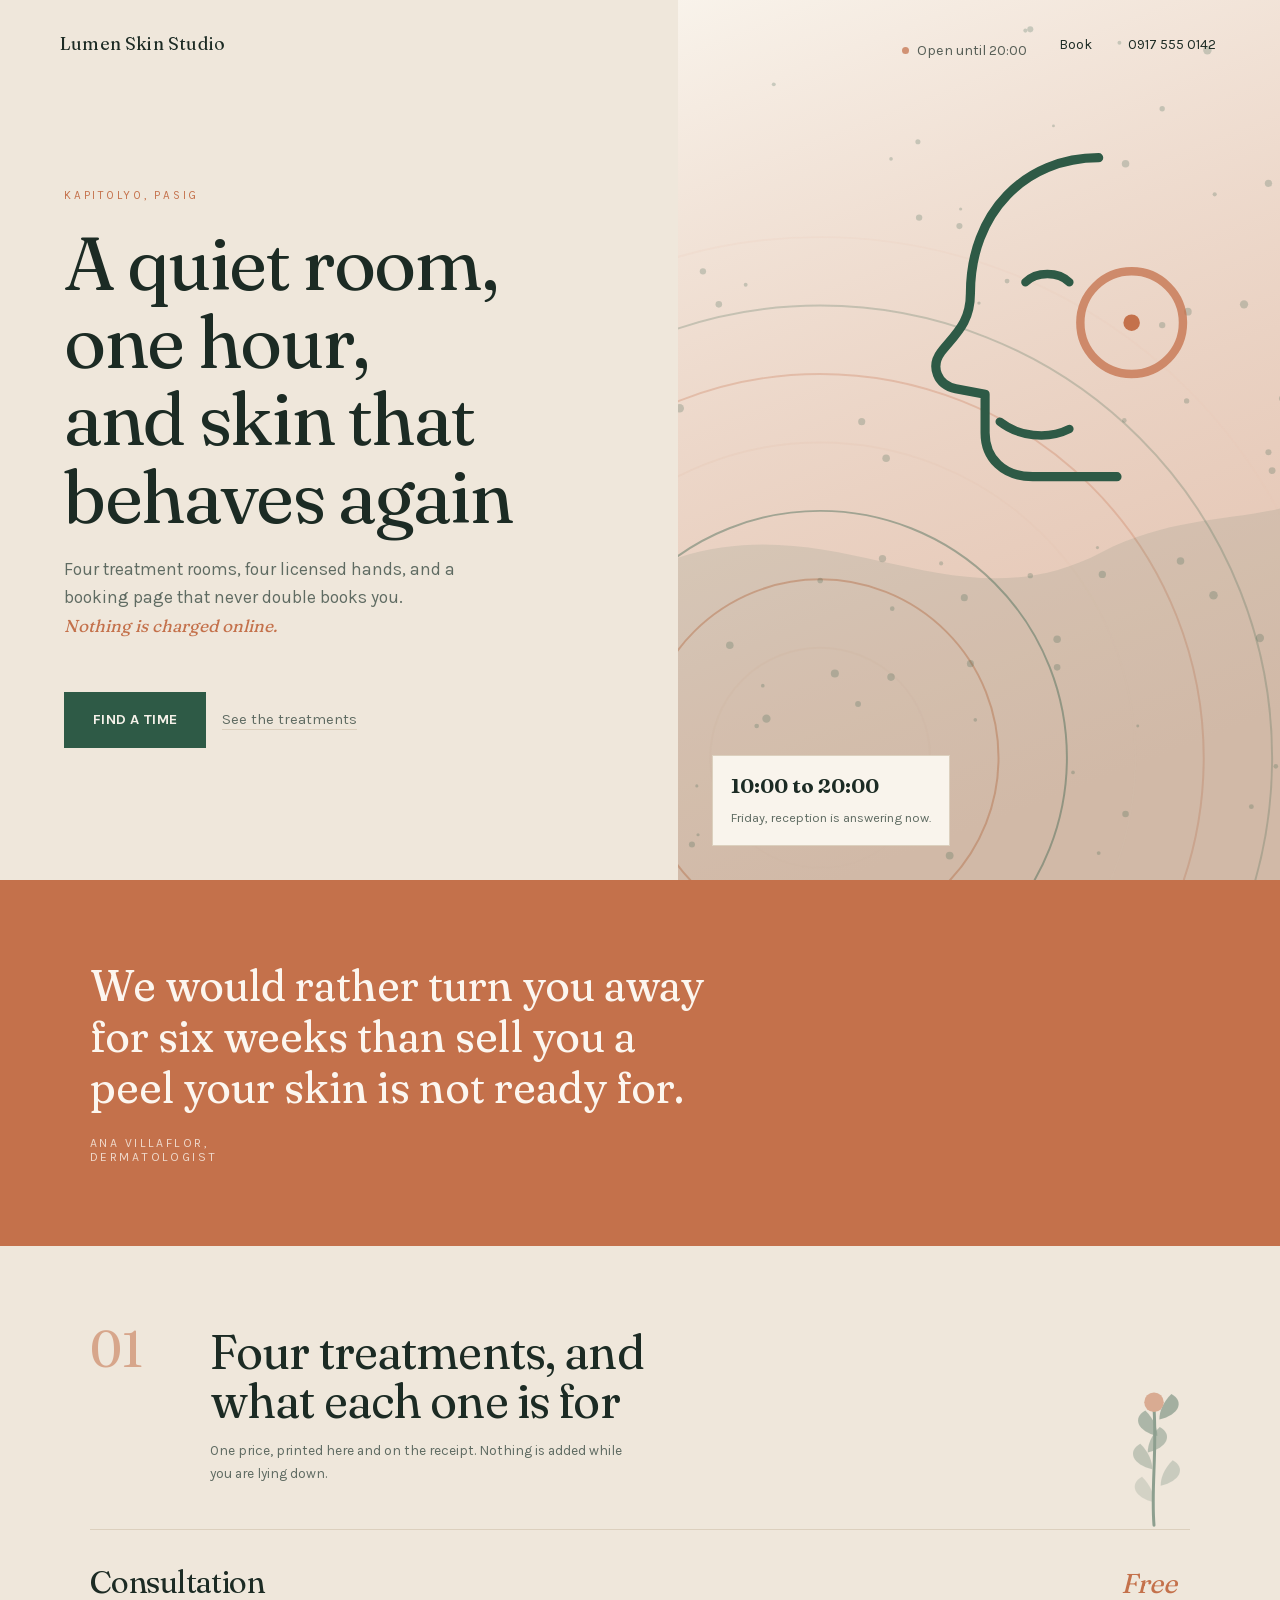
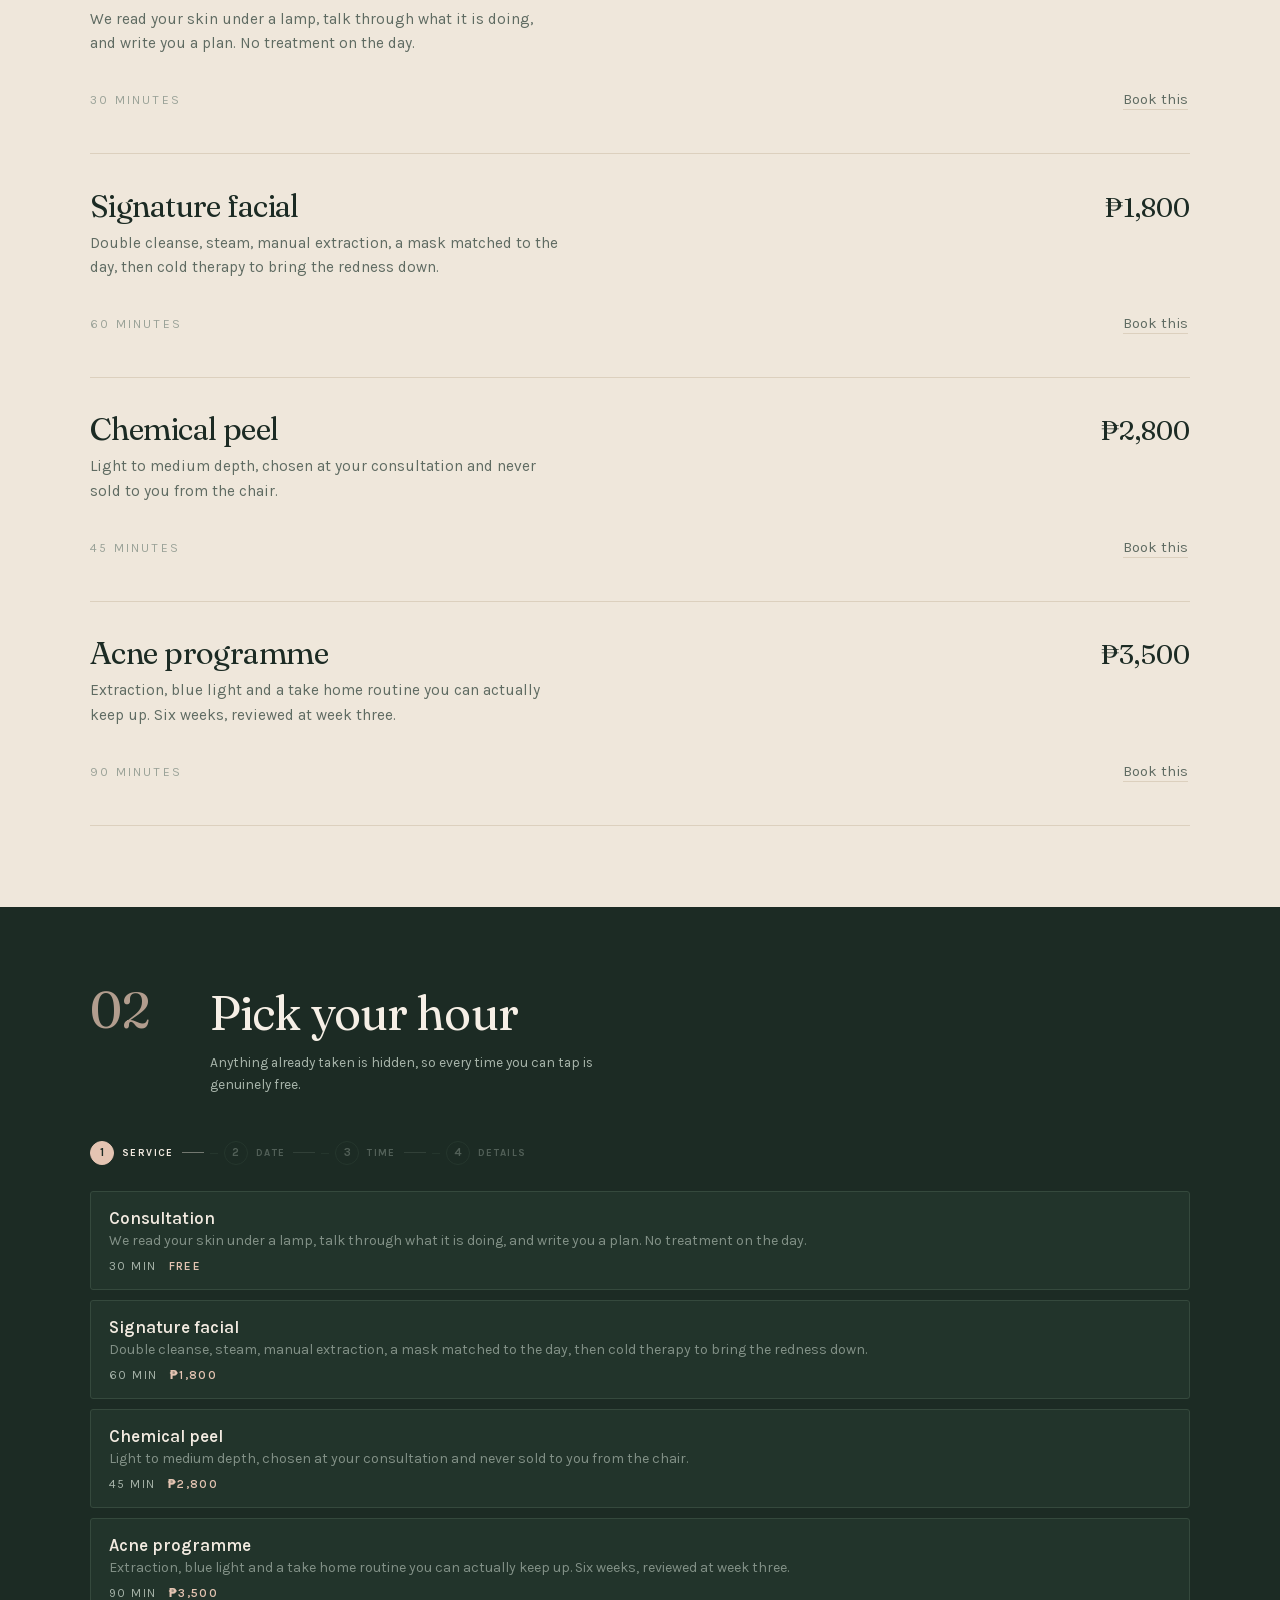
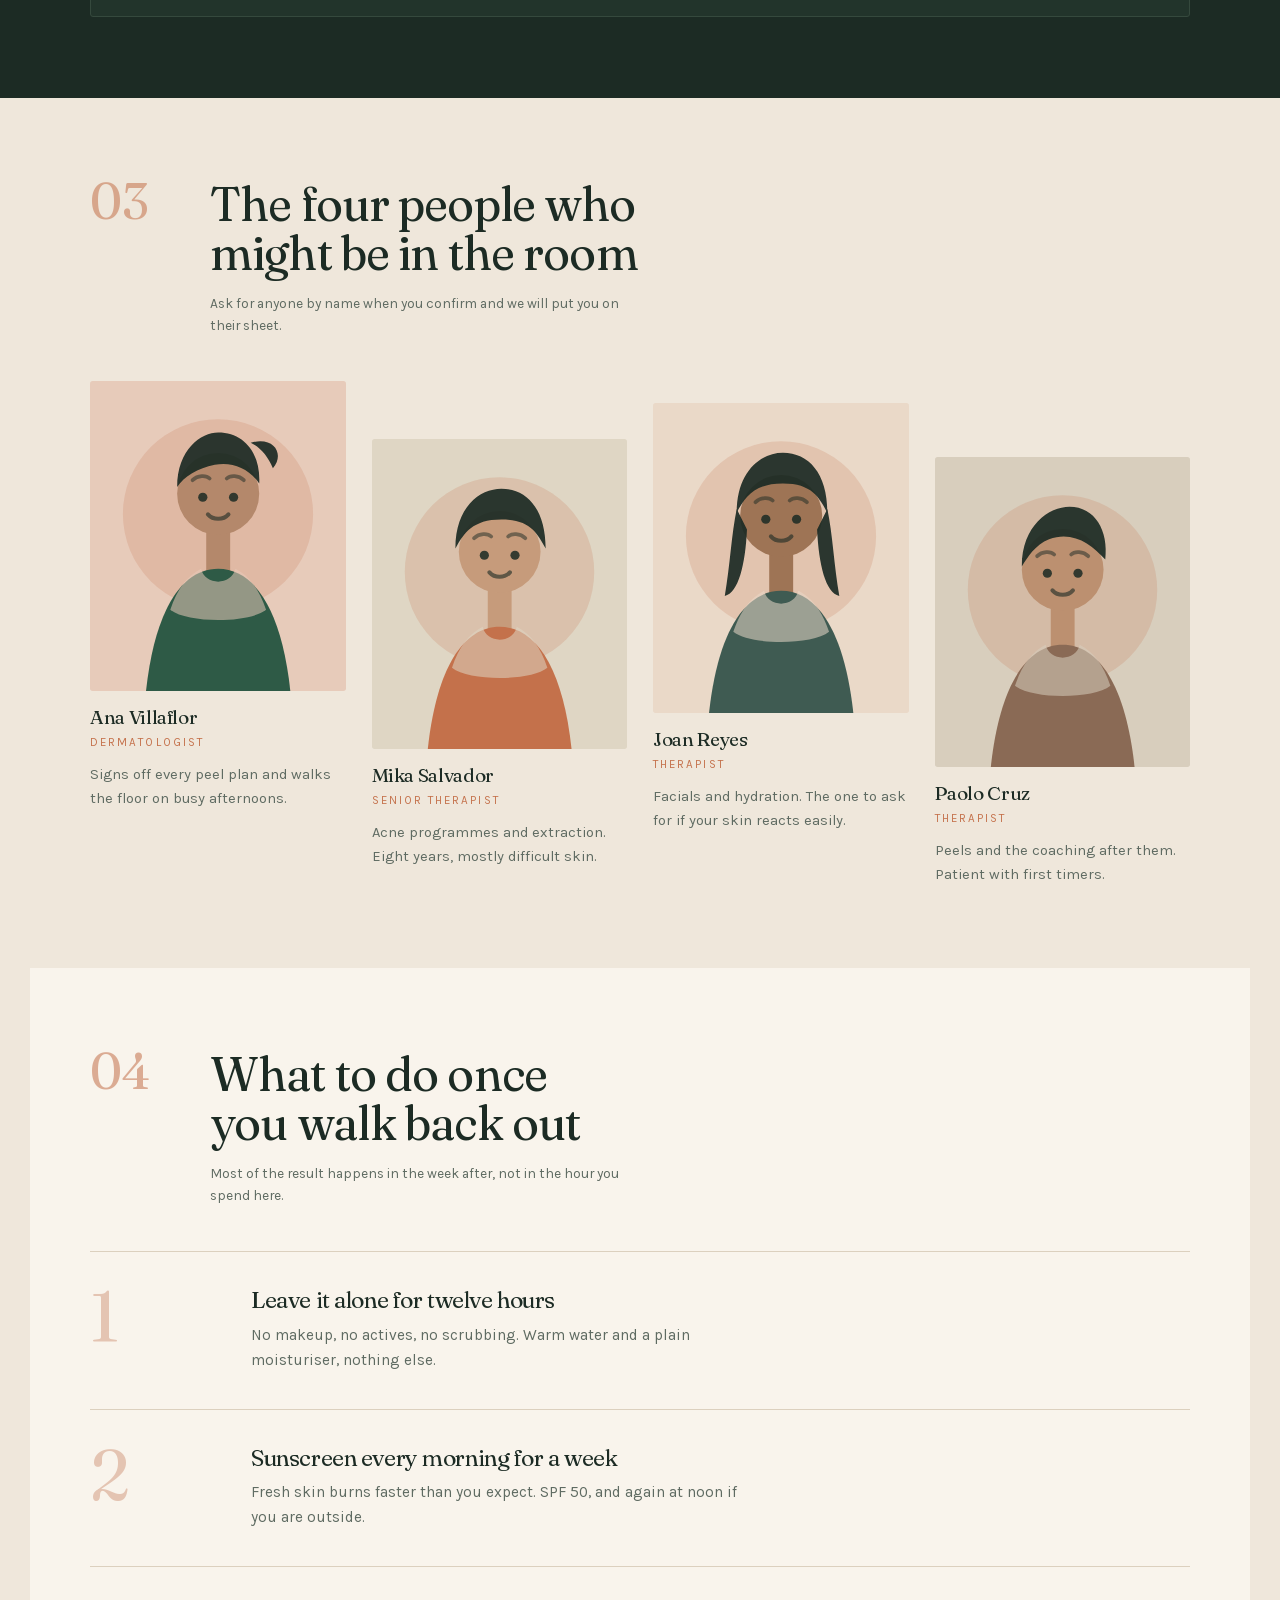
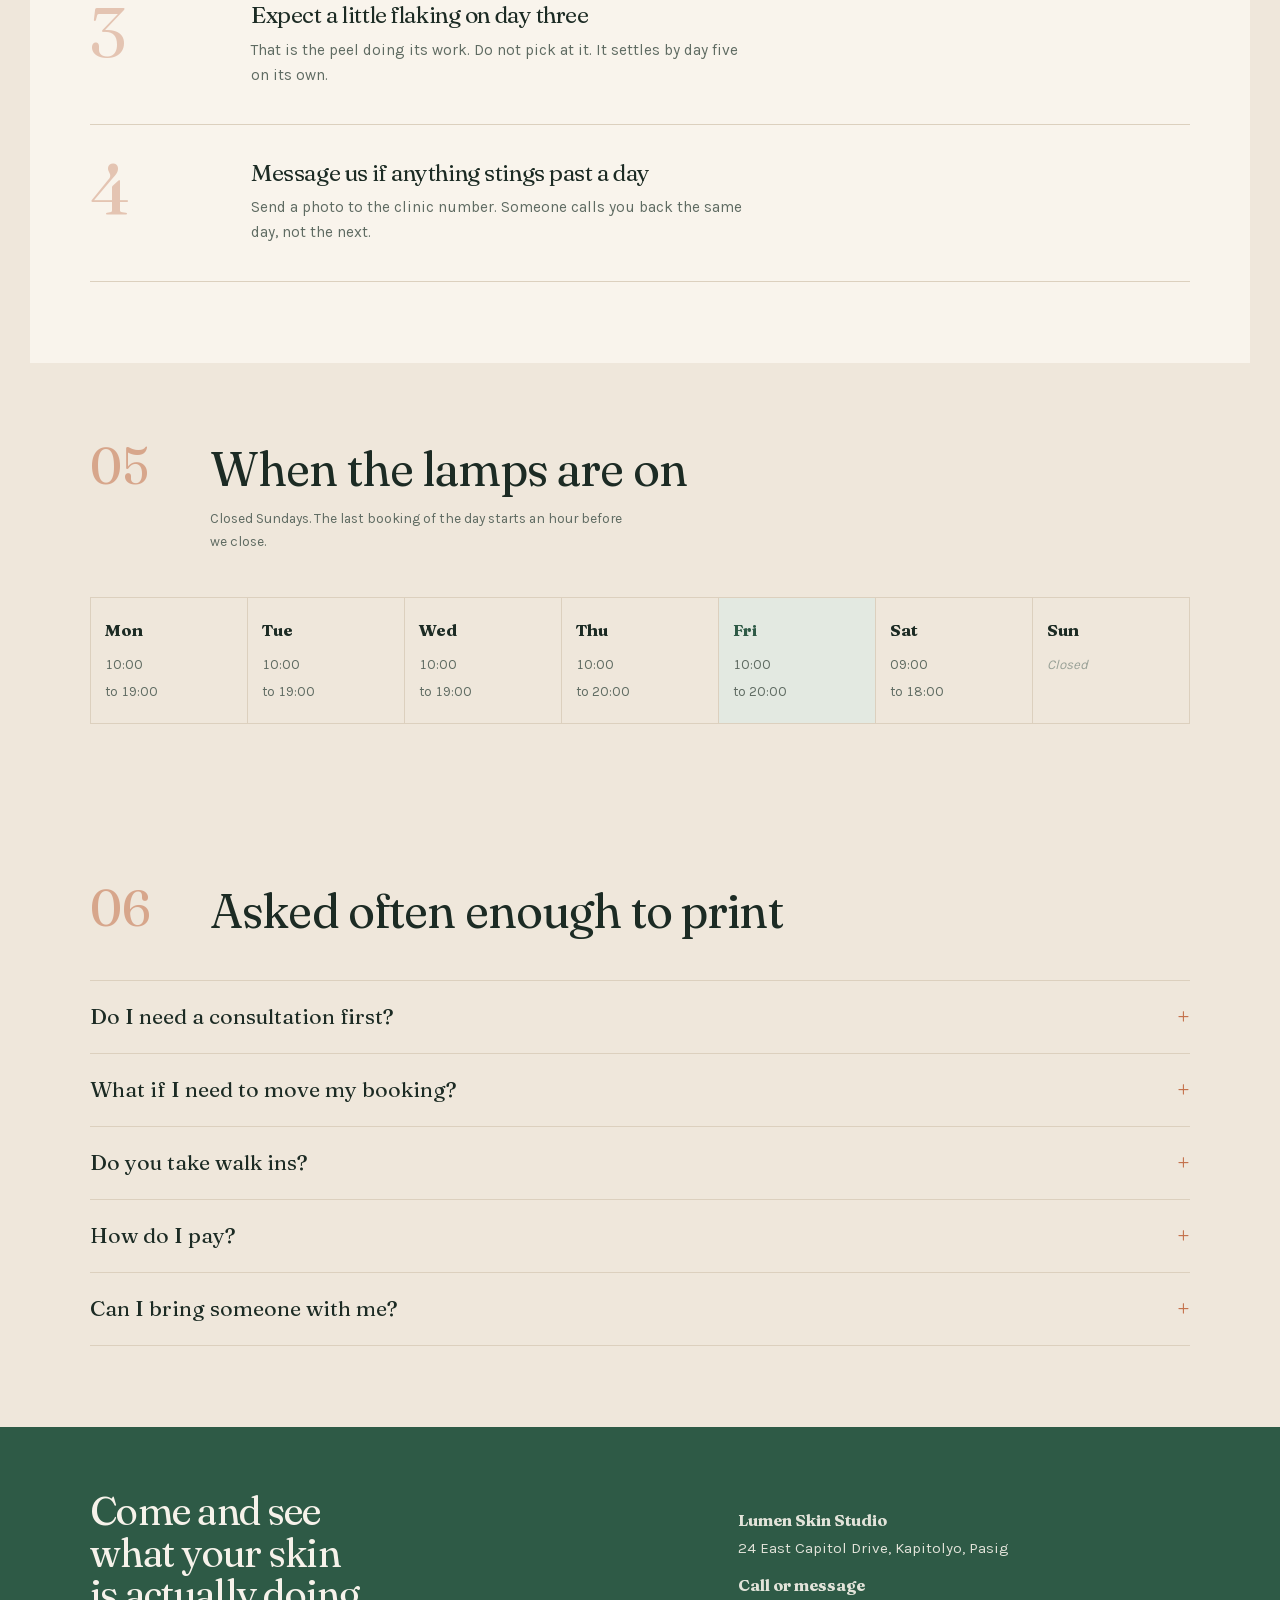
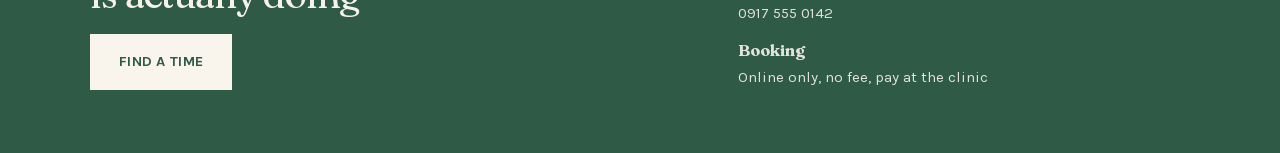
<file: index.html>
<!doctype html>
<html lang="en">
<head>
<meta charset="utf-8">
<meta name="viewport" content="width=device-width, initial-scale=1, viewport-fit=cover">
<title>Lumen Skin Studio</title>
<meta name="description" content="Lumen Skin Studio">
<link rel="stylesheet" href="assets/css/fonts.css">
<link rel="stylesheet" href="assets/css/style.css">
</head>
<body>
<div class="topline">
  <span class="nm">Lumen Skin Studio</span>
  <span class="rt">
    <span class="status"><span class="dot" id="live-dot"></span>
      <span id="live-text">&mdash;</span></span>
    <a class="wide-only" href="#book">Book</a>
    <a href="tel:09175550142">0917 555 0142</a>
  </span>
</div>

<section class="split">
  <div class="left">
    <p class="place">Kapitolyo, Pasig</p>
    <h1>A quiet room, one hour, and skin that behaves again</h1>
    <p class="sub">Four treatment rooms, four licensed hands, and a booking page
      that never double books you. <span class="mark">Nothing is charged online.</span></p>
    <div class="cta">
      <a class="btn" href="#book">Find a time</a>
      <a class="plain" href="#menu">See the treatments</a>
    </div>
  </div>
  <div class="right">
    <img src="assets/img/right.svg" alt="">
    <div class="badge">
      <b id="today-hours">&mdash;</b>
      <span id="today-note">Checking the clinic diary</span>
    </div>
  </div>
</section>

<div class="quote">
  <div class="wrap">
    <p>We would rather turn you away for six weeks than sell you a peel your
      skin is not ready for.</p>
    <p class="by">Ana Villaflor, dermatologist</p>
  </div>
</div>

<section class="pad wrap" id="menu" style="position:relative">
  <div class="stem-wrap"><img src="assets/img/stem-wrap.svg" alt=""></div>
  <div class="head-2 rise">
    <div class="idx">01</div>
    <div>
      <h2>Four treatments, and what each one is for</h2>
      <p class="note">One price, printed here and on the receipt. Nothing is added
        while you are lying down.</p>
    </div>
  </div>
  <div class="menu"><div class="mrow rise"><div><h3>Consultation</h3><p class="desc">We read your skin under a lamp, talk through what it is doing, and write you a plan. No treatment on the day.</p></div><div class="amt free">Free</div><div class="len">30 minutes</div><div class="go"><a class="plain" href="#book">Book this</a></div></div><div class="mrow rise"><div><h3>Signature facial</h3><p class="desc">Double cleanse, steam, manual extraction, a mask matched to the day, then cold therapy to bring the redness down.</p></div><div class="amt">₱1,800</div><div class="len">60 minutes</div><div class="go"><a class="plain" href="#book">Book this</a></div></div><div class="mrow rise"><div><h3>Chemical peel</h3><p class="desc">Light to medium depth, chosen at your consultation and never sold to you from the chair.</p></div><div class="amt">₱2,800</div><div class="len">45 minutes</div><div class="go"><a class="plain" href="#book">Book this</a></div></div><div class="mrow rise"><div><h3>Acne programme</h3><p class="desc">Extraction, blue light and a take home routine you can actually keep up. Six weeks, reviewed at week three.</p></div><div class="amt">₱3,500</div><div class="len">90 minutes</div><div class="go"><a class="plain" href="#book">Book this</a></div></div></div>
</section>

<section class="book-band" id="book">
  <div class="wrap">
    <div class="head-2 rise">
      <div class="idx">02</div>
      <div>
        <h2>Pick your hour</h2>
        <p class="note">Anything already taken is hidden, so every time you can tap
          is genuinely free.</p>
      </div>
    </div>
    <div class="booking">

    <div class="flow" id="flow">
      <div class="lane">
      <ol class="steps" id="steps">
        <li class="step on" data-step="1"><span>1</span>Service</li>
        <li class="step" data-step="2"><span>2</span>Date</li>
        <li class="step" data-step="3"><span>3</span>Time</li>
        <li class="step" data-step="4"><span>4</span>Details</li>
      </ol>

      <div class="pane" id="pane-1">
        <div class="picks" id="services"></div>
      </div>

      <div class="pane" id="pane-2" hidden>
        <p class="chosen" id="sum-2"></p>
        <div class="cal">
          <div class="cal-head">
            <button class="nav" type="button" id="prev" aria-label="Previous month">&lsaquo;</button>
            <b id="month"></b>
            <button class="nav" type="button" id="next" aria-label="Next month">&rsaquo;</button>
          </div>
          <div class="dow"><span>Mo</span><span>Tu</span><span>We</span><span>Th</span><span>Fr</span><span>Sa</span><span>Su</span></div>
          <div class="grid" id="days"></div>
        </div>
        <button class="btn ghost" type="button" data-back="1">Back</button>
      </div>

      <div class="pane" id="pane-3" hidden>
        <p class="chosen" id="sum-3"></p>
        <div class="slots" id="slots"></div>
        <p class="note" id="slot-note"></p>
        <button class="btn ghost" type="button" data-back="2">Back</button>
      </div>

      <form class="pane" id="pane-4" hidden novalidate>
        <p class="chosen" id="sum-4"></p>
        <div class="field">
          <label class="lbl" for="bk-name">Your name</label>
          <input type="text" id="bk-name" autocomplete="name" required>
        </div>
        <div class="two">
          <div class="field">
            <label class="lbl" for="bk-phone">Mobile</label>
            <input type="tel" id="bk-phone" autocomplete="tel" required>
          </div>
          <div class="field">
            <label class="lbl" for="bk-email">Email</label>
            <input type="email" id="bk-email" autocomplete="email">
          </div>
        </div>
        <div class="field">
          <label class="lbl" for="bk-notes">Anything we should know</label>
          <textarea id="bk-notes" placeholder="Optional"></textarea>
        </div>
        <div class="btn-row">
          <button class="btn" type="submit" id="book-btn">Confirm booking</button>
          <button class="btn ghost" type="button" data-back="3">Back</button>
        </div>
        <p class="status" id="book-status" role="status" aria-live="polite"></p>
      </form>

      <div class="pane done" id="pane-5" hidden>
        <div class="tick" aria-hidden="true"></div>
        <h3 id="done-head"></h3>
        <p id="done-detail"></p>
        <p class="ref" id="done-ref"></p>
        <button class="btn ghost" type="button" id="again">Book another</button>
      </div>
      </div>

      <aside class="recap" id="recap" aria-label="Your booking so far">
        <h4>Your booking</h4>
        <dl id="recap-list"></dl>
        <p class="recap-note" id="recap-note"></p>
      </aside>
    </div>

    </div>
  </div>
</section>

<section class="pad wrap" id="team">
  <div class="head-2 rise">
    <div class="idx">03</div>
    <div>
      <h2>The four people who might be in the room</h2>
      <p class="note">Ask for anyone by name when you confirm and we will put you
        on their sheet.</p>
    </div>
  </div>
  <div class="folk"><article class="face rise"><span class="pic"><img src="assets/img/pic.svg" alt=""></span><h3>Ana Villaflor</h3><p class="job">Dermatologist</p><p>Signs off every peel plan and walks the floor on busy afternoons.</p></article><article class="face rise"><span class="pic"><img src="assets/img/pic-2.svg" alt=""></span><h3>Mika Salvador</h3><p class="job">Senior therapist</p><p>Acne programmes and extraction. Eight years, mostly difficult skin.</p></article><article class="face rise"><span class="pic"><img src="assets/img/pic-3.svg" alt=""></span><h3>Joan Reyes</h3><p class="job">Therapist</p><p>Facials and hydration. The one to ask for if your skin reacts easily.</p></article><article class="face rise"><span class="pic"><img src="assets/img/pic-4.svg" alt=""></span><h3>Paolo Cruz</h3><p class="job">Therapist</p><p>Peels and the coaching after them. Patient with first timers.</p></article></div>
</section>

<section class="pad wrap" id="care" style="background:var(--card)">
  <div class="head-2 rise">
    <div class="idx">04</div>
    <div>
      <h2>What to do once you walk back out</h2>
      <p class="note">Most of the result happens in the week after, not in the hour
        you spend here.</p>
    </div>
  </div>
  <div class="after"><div class="astep rise"><div class="n">1</div><div><h3>Leave it alone for twelve hours</h3><p>No makeup, no actives, no scrubbing. Warm water and a plain moisturiser, nothing else.</p></div></div><div class="astep rise"><div class="n">2</div><div><h3>Sunscreen every morning for a week</h3><p>Fresh skin burns faster than you expect. SPF 50, and again at noon if you are outside.</p></div></div><div class="astep rise"><div class="n">3</div><div><h3>Expect a little flaking on day three</h3><p>That is the peel doing its work. Do not pick at it. It settles by day five on its own.</p></div></div><div class="astep rise"><div class="n">4</div><div><h3>Message us if anything stings past a day</h3><p>Send a photo to the clinic number. Someone calls you back the same day, not the next.</p></div></div></div>
</section>

<section class="pad wrap" id="hours">
  <div class="head-2 rise">
    <div class="idx">05</div>
    <div>
      <h2>When the lamps are on</h2>
      <p class="note">Closed Sundays. The last booking of the day starts an hour
        before we close.</p>
    </div>
  </div>
  <div class="week"><div class="wday" data-day="mon"><b>Mon</b><span>10:00<br>to 19:00</span></div><div class="wday" data-day="tue"><b>Tue</b><span>10:00<br>to 19:00</span></div><div class="wday" data-day="wed"><b>Wed</b><span>10:00<br>to 19:00</span></div><div class="wday" data-day="thu"><b>Thu</b><span>10:00<br>to 20:00</span></div><div class="wday" data-day="fri"><b>Fri</b><span>10:00<br>to 20:00</span></div><div class="wday" data-day="sat"><b>Sat</b><span>09:00<br>to 18:00</span></div><div class="wday shut" data-day="sun"><b>Sun</b><span>Closed</span></div></div>
</section>

<section class="pad wrap" id="faq">
  <div class="head-2 rise">
    <div class="idx">06</div>
    <div>
      <h2>Asked often enough to print</h2>
    </div>
  </div>
  <div class="asks"><details><summary>Do I need a consultation first?</summary><p>For peels and the acne programme, yes. Facials you can book straight away.</p></details><details><summary>What if I need to move my booking?</summary><p>Call or message at least four hours ahead and we move it for free.</p></details><details><summary>Do you take walk ins?</summary><p>Only if a slot opens up. Booking here is the only way to be sure.</p></details><details><summary>How do I pay?</summary><p>Cash, card or GCash at the clinic. Nothing is charged when you book.</p></details><details><summary>Can I bring someone with me?</summary><p>Yes. There is a chair in every room and a small area by reception.</p></details></div>
</section>

<footer class="end">
  <div class="wrap end-in">
    <div>
      <h2>Come and see what your skin is actually doing</h2>
      <a class="btn" href="#book">Find a time</a>
    </div>
    <div class="det">
      <div><b>Lumen Skin Studio</b>24 East Capitol Drive, Kapitolyo, Pasig</div>
      <div><b>Call or message</b>0917 555 0142</div>
      <div><b>Booking</b>Online only, no fee, pay at the clinic</div>
    </div>
  </div>
</footer>
<script src="assets/js/config.js"></script>
<script src="assets/js/site.js"></script>
</body>
</html>
</file>
<file: assets/css/fonts.css>
@font-face{font-family:'Fraunces';font-style:normal;font-weight:300 900;font-display:swap;src:url(../fonts/fraunces.woff2) format('woff2')}@font-face{font-family:'Karla';font-style:normal;font-weight:300 700;font-display:swap;src:url(../fonts/karla.woff2) format('woff2')}
</file>
<file: assets/css/style.css>
*,*::before,*::after{box-sizing:border-box}
  html{scroll-behavior:smooth}
  @media (prefers-reduced-motion:reduce){html{scroll-behavior:auto}*{animation:none!important;transition:none!important}}
  img,video{max-width:100%;display:block}
  [hidden]{display:none!important}
  p{margin:0 0 1em}p:last-child{margin-bottom:0}
  .lbl{display:block;font-size:.66rem;font-weight:600;letter-spacing:.18em;text-transform:uppercase;margin-bottom:8px}
  input[type=text],input[type=email],input[type=tel],input[type=search],select,textarea{
    width:100%;font-family:inherit;font-size:1rem;padding:13px 15px;border-radius:2px}
  textarea{min-height:88px;resize:vertical}
  input:focus-visible,select:focus-visible,textarea:focus-visible,button:focus-visible{outline:2px solid currentColor;outline-offset:2px}
  .field{margin-bottom:20px}
  .search-row{display:flex;gap:10px;flex-wrap:wrap;align-items:flex-start}
  .search-row input{flex:1 1 220px}
  .btn{font-family:inherit;font-size:.72rem;font-weight:700;letter-spacing:.18em;text-transform:uppercase;
    padding:14px 28px;border-radius:2px;cursor:pointer;transition:opacity .15s,background .15s,color .15s}
  .btn:disabled{opacity:.45;cursor:default}
  .btn-row{display:flex;gap:10px;flex-wrap:wrap;margin-top:6px}
  .hits{display:grid;gap:8px;margin-top:16px}
  .hit{width:100%;text-align:left;padding:14px 16px;border-radius:2px;cursor:pointer;font-family:inherit;font-size:1rem}
  .hit b{display:block;font-weight:600}
  .hit small{font-size:.84rem;opacity:.72}
  .guest{padding:18px;border-radius:2px;margin-bottom:14px}
  .guest-name{font-size:1.3rem;margin-bottom:12px}
  .opts{display:grid;grid-template-columns:repeat(auto-fit,minmax(170px,1fr));gap:8px}
  .opt{position:relative;padding:12px 14px;border-radius:2px;cursor:pointer;font-size:.92rem;transition:all .15s}
  .opt input{position:absolute;opacity:0;pointer-events:none}
  .meal-wrap{margin-top:12px}
  .status{margin-top:14px;font-size:.9rem;min-height:1.3em}
  .party{font-size:.68rem;font-weight:600;letter-spacing:.2em;text-transform:uppercase;margin:0 0 16px}
  .done h3{font-size:1.7rem;margin:0 0 8px}
  .drop{border-radius:3px;padding:clamp(26px,6vw,46px);text-align:center;cursor:pointer;transition:all .15s}
  .drop strong{display:block;font-size:1.4rem;font-weight:400;margin-bottom:4px}
  .drop span{font-size:.88rem;opacity:.7}
  .queue{display:grid;grid-template-columns:repeat(auto-fill,minmax(104px,1fr));gap:8px;margin-top:16px}
  .tile{position:relative;aspect-ratio:1;border-radius:2px;overflow:hidden}
  .tile img,.tile video{width:100%;height:100%;object-fit:cover}
  .tile .tag{position:absolute;left:5px;bottom:5px;background:rgba(0,0,0,.72);color:#fff;font-size:.6rem;
    letter-spacing:.08em;text-transform:uppercase;padding:2px 6px;border-radius:2px}
  .tile .kill{position:absolute;top:4px;right:4px;width:22px;height:22px;border:0;border-radius:50%;
    background:rgba(0,0,0,.72);color:#fff;cursor:pointer;font-size:14px;line-height:1}
  .steps{display:flex;gap:6px;flex-wrap:wrap;margin-bottom:22px}
  .step{font-size:.64rem;font-weight:700;letter-spacing:.14em;text-transform:uppercase;
    display:flex;align-items:center;gap:6px;opacity:.38}
  .step.on,.step.done{opacity:1}
  .step::after{content:"";width:22px;height:1px;background:currentColor;opacity:.4}
  .step:last-child::after{display:none}
  .pickers{display:grid;grid-template-columns:repeat(auto-fill,minmax(146px,1fr));gap:8px}
  .pick{padding:13px 14px;border-radius:2px;cursor:pointer;text-align:left;font-family:inherit;font-size:.92rem;transition:all .15s}
  .pick b{display:block;font-weight:600}
  .pick small{font-size:.78rem;opacity:.72}
  .pick:disabled{opacity:.35;cursor:not-allowed;text-decoration:line-through}
  .summary{padding:14px 16px;border-radius:2px;margin-bottom:18px;font-size:.92rem}
  .grid-2{display:grid;grid-template-columns:repeat(auto-fit,minmax(190px,1fr));gap:18px}
  .ref{display:inline-block;font-weight:600;letter-spacing:.1em;padding:6px 14px;border-radius:2px;margin-top:6px}
  .svc{display:grid;grid-template-columns:1fr auto;gap:2px 20px;padding-block:16px}
  .svc h3{margin:0;font-size:1.3rem}
  .svc .price{font-weight:600;white-space:nowrap;font-variant-numeric:tabular-nums}
  .svc .meta{grid-column:1/-1;font-size:.84rem;letter-spacing:.1em;text-transform:uppercase}
  .hours div{display:flex;justify-content:space-between;gap:16px;padding-block:8px;font-size:.92rem}
  .hours div span:last-child{font-variant-numeric:tabular-nums;opacity:.72}
  .hours div.closed span:last-child{opacity:.4}
  .fact span{display:block;font-size:.64rem;font-weight:600;letter-spacing:.2em;text-transform:uppercase;opacity:.6}
  .fact b{font-weight:400}

  :root{
    --page:#EFE7DB; --card:#F9F4EC; --ink:#1C2B24; --dim:#5F6B62; --faint:#9AA298;
    --line:#DCD0BE; --key:#2E5A46; --key-dk:#20402F; --key-soft:#E3E9E1;
    --on-key:#F6F2EA; --clay:#C4714B; --blush:#E4C4B2; --warn:#A8452B;
    --r:3px; --r-sm:3px;
  }
  *,*::before,*::after{box-sizing:border-box}
  html{scroll-behavior:smooth}
  @media(prefers-reduced-motion:reduce){html{scroll-behavior:auto}
    *{animation:none!important;transition:none!important}}
  body{margin:0; background:var(--page); color:var(--ink);
       font-family:"Karla",system-ui,sans-serif; font-size:16.5px; line-height:1.62;
       -webkit-font-smoothing:antialiased; overflow-x:hidden}
  h1,h2,h3{margin:0; font-family:"Fraunces",Georgia,serif; font-weight:400;
           font-variation-settings:"SOFT" 30,"WONK" 1,"opsz" 60; letter-spacing:-.018em;
           line-height:1.03; overflow-wrap:normal; hyphens:none; text-wrap:balance}
  p{margin:0 0 1em} p:last-child{margin-bottom:0}
  a{color:var(--key)}
  [hidden]{display:none!important}
  .wrap{max-width:1220px; margin:0 auto; padding-inline:clamp(20px,5vw,60px)}
  .lede{font-size:1.06rem; color:var(--dim)}
  .mark{font-family:"Fraunces",Georgia,serif; font-style:italic;
        font-variation-settings:"SOFT" 60,"WONK" 1; color:var(--clay)}

  .rail{position:fixed; inset-inline-start:0; inset-block:0; width:0; z-index:5}
  .topline{position:absolute; top:0; inset-inline:0; z-index:30;
           display:flex; align-items:center; gap:18px;
           padding:22px clamp(20px,5vw,60px)}
  .topline .nm{font-family:"Fraunces",Georgia,serif; font-size:1.12rem; letter-spacing:.01em}
  .topline .rt{margin-left:auto; display:flex; align-items:center; gap:clamp(12px,3vw,28px);
               font-size:.86rem}
  .topline a{color:inherit; text-decoration:none; display:inline-flex; align-items:center;
             min-height:44px; padding-inline:4px; position:relative}
  .topline a::after{content:""; position:absolute; inset-inline:4px; bottom:12px; height:1px;
                    background:currentColor; opacity:0; transition:opacity .16s}
  .topline a:hover::after{opacity:1}
  .topline .status{display:inline-flex; align-items:center; gap:8px; opacity:.72}
  .dot{width:7px; height:7px; border-radius:50%; background:var(--clay); display:block}
  .dot.off{background:var(--faint)}
  .topline a,.topline .nm,.topline .status{white-space:nowrap}
  @media(max-width:700px){.topline .status .txt{display:none}.topline{padding-block:16px}}
  @media(max-width:560px){
    .topline .wide-only{display:none}
    .topline .nm{font-size:.98rem}
    .topline .rt{font-size:.8rem; gap:12px}
  }
  @media(max-width:420px){
    .topline{flex-wrap:wrap; gap:0 10px; padding-block:12px}
    .topline .nm{font-size:.92rem}
    .topline .rt{margin-left:0; width:100%; justify-content:flex-start; gap:14px}
  }

  .split{display:grid; grid-template-columns:1.06fr .94fr; min-height:min(100svh,880px)}
  @media(max-width:900px){.split{grid-template-columns:1fr; min-height:0}}
  .split .left{background:var(--page); display:flex; flex-direction:column;
               justify-content:center; padding:clamp(96px,13vh,150px) clamp(20px,5vw,72px)
               clamp(40px,7vh,74px)}
  .split .right{position:relative; overflow:hidden; background:var(--blush); min-height:320px}
  .split .right svg,.split .right img{position:absolute; inset:0; width:100%; height:100%;
                                      display:block; object-fit:cover}
  .split .badge{position:absolute; inset-block-end:clamp(18px,4vh,34px);
                inset-inline-start:clamp(18px,4vw,34px); background:var(--card);
                border:1px solid var(--line); padding:14px 18px; max-width:260px}
  .split .badge b{display:block; font-family:"Fraunces",Georgia,serif; font-size:1.26rem;
                  margin-bottom:2px}
  .split .badge span{font-size:.8rem; color:var(--dim)}
  .place{font-size:.72rem; letter-spacing:.24em; text-transform:uppercase;
         color:var(--clay); margin:0 0 20px}
  .split h1{font-size:clamp(2.6rem,6.1vw,4.7rem); max-width:13ch}
  .split .sub{margin-top:22px; max-width:40ch; font-size:1.08rem; color:var(--dim)}
  .cta{display:flex; gap:14px; flex-wrap:wrap; margin-top:34px; align-items:center}

  .btn{font-family:"Karla",sans-serif; font-size:.92rem; font-weight:700; padding:15px 28px;
       border-radius:0; cursor:pointer; border:1px solid var(--key); background:var(--key);
       color:var(--on-key); text-decoration:none; display:inline-flex; align-items:center;
       justify-content:center; min-height:48px; letter-spacing:.02em;
       transition:background .18s, color .18s}
  .btn:hover{background:var(--key-dk); border-color:var(--key-dk)}
  .btn.ghost{background:transparent; color:var(--key)}
  .btn.ghost:hover{background:var(--key-soft); color:var(--key-dk)}
  .btn:disabled{opacity:.5; cursor:default}
  .btn-row{display:flex; gap:12px; flex-wrap:wrap; margin-top:12px}
  .plain{font-size:.92rem; color:var(--dim); text-decoration:none; position:relative;
         display:inline-flex; align-items:center; min-height:44px; padding-inline:2px}
  .plain::after{content:""; position:absolute; inset-inline:2px; bottom:12px; height:1px;
                background:var(--line)}
  .plain:hover{color:var(--clay)}
  .plain:hover::after{background:var(--clay)}

  .quote{background:var(--clay); color:#FCF6EF; padding-block:clamp(52px,9vh,104px)}
  .quote p{font-family:"Fraunces",Georgia,serif; font-size:clamp(1.55rem,3.6vw,2.7rem);
           line-height:1.18; max-width:22ch; margin:0;
           font-variation-settings:"SOFT" 60,"WONK" 1}
  .quote .by{margin-top:22px; font-family:"Karla",sans-serif; font-size:.76rem;
             letter-spacing:.2em; text-transform:uppercase; opacity:.78}

  section{scroll-margin-top:96px}
  .pad{padding-block:clamp(54px,9vh,104px)}
  .head-2{display:grid; grid-template-columns:minmax(0,7ch) minmax(0,1fr);
          gap:clamp(18px,4vw,50px); align-items:start;
          margin-bottom:clamp(30px,5vh,52px)}
  .head-2 .idx{font-family:"Fraunces",Georgia,serif; font-size:clamp(2rem,4vw,3.1rem);
               color:var(--clay); line-height:.9; opacity:.55}
  .head-2 h2{font-size:clamp(1.85rem,4.2vw,3rem); max-width:19ch}
  .head-2 .note{margin-top:14px; max-width:46ch; color:var(--dim)}
  @media(max-width:620px){
    .head-2{grid-template-columns:1fr; gap:8px}
    .head-2 .idx{font-size:1.5rem}
  }

  .menu{border-top:1px solid var(--line)}
  .mrow{display:grid; grid-template-columns:minmax(0,1fr) auto;
        gap:8px clamp(20px,5vw,60px); align-items:baseline;
        padding-block:clamp(22px,3.4vh,34px); border-bottom:1px solid var(--line);
        position:relative}
  .mrow h3{font-size:clamp(1.3rem,3vw,2rem)}
  .mrow .desc{margin-top:8px; color:var(--dim); max-width:52ch; font-size:.96rem}
  .mrow .amt{font-family:"Fraunces",Georgia,serif; font-size:clamp(1.2rem,2.4vw,1.7rem);
             white-space:nowrap; font-variant-numeric:tabular-nums}
  .mrow .amt.free{color:var(--clay); font-style:italic}
  .mrow .len{grid-column:1; grid-row:2; font-size:.76rem; letter-spacing:.18em;
             text-transform:uppercase; color:var(--faint); margin-top:14px}
  .mrow .go{grid-column:2; grid-row:2; justify-self:end; margin-top:14px}

  .book-band{background:#1C2B24; color:#F2EAE0;
    --page:#22342B; --card:#22342B; --ink:#F2EAE0; --dim:#A8B5AB; --faint:#6E7E74;
    --line:#35493D; --key:#E4C4B2; --key-dk:#D2AE98; --key-soft:#2B3E34;
    --on-key:#1C2B24;
    padding-block:clamp(54px,9vh,104px)}
  .book-band .head-2 .idx{color:var(--blush); opacity:.75}
  .book-band h2{color:#F6EFE6}
  .book-band .note{color:#A8B5AB}
  .book-band .booking{max-width:none}

  .folk{display:grid; grid-template-columns:repeat(4,minmax(0,1fr));
        gap:clamp(14px,2.4vw,26px); align-items:start}
  @media(max-width:900px){.folk{grid-template-columns:repeat(2,minmax(0,1fr))}}
  @media(max-width:520px){.folk{grid-template-columns:1fr; max-width:340px}}
  .face{position:relative}
  .face:nth-child(2){margin-top:clamp(20px,5vw,58px)}
  .face:nth-child(3){margin-top:clamp(8px,2vw,22px)}
  .face:nth-child(4){margin-top:clamp(28px,6.5vw,76px)}
  @media(max-width:520px){.face{margin-top:0!important}}
  .face .pic{display:block; line-height:0; overflow:hidden}
  .face .pic svg,.face .pic img{display:block; width:100%; height:auto}
  .face h3{font-size:1.24rem; margin-top:16px}
  .face .job{font-size:.72rem; letter-spacing:.18em; text-transform:uppercase;
             color:var(--clay); margin-top:5px}
  .face p{font-size:.92rem; color:var(--dim); margin-top:9px}

  .after{display:grid; gap:0; border-top:1px solid var(--line)}
  .astep{display:grid; grid-template-columns:clamp(58px,9vw,124px) minmax(0,1fr);
         gap:clamp(16px,4vw,46px); padding-block:clamp(24px,4vh,40px);
         border-bottom:1px solid var(--line); align-items:start}
  .astep .n{font-family:"Fraunces",Georgia,serif; font-size:clamp(2.2rem,6vw,4.4rem);
            line-height:.82; color:var(--blush)}
  .astep h3{font-size:clamp(1.1rem,2.2vw,1.5rem)}
  .astep p{margin-top:10px; color:var(--dim); max-width:56ch; font-size:.96rem}

  .week{display:grid; grid-template-columns:repeat(7,minmax(0,1fr)); gap:1px;
        background:var(--line); border:1px solid var(--line)}
  @media(max-width:760px){.week{grid-template-columns:repeat(2,minmax(0,1fr))}}
  .wday{background:var(--page); padding:18px 14px; min-height:112px}
  .wday b{display:block; font-family:"Fraunces",Georgia,serif; font-size:1.06rem;
          margin-bottom:8px}
  .wday span{font-size:.84rem; color:var(--dim); font-variant-numeric:tabular-nums}
  .wday.shut span{color:var(--faint); font-style:italic}
  .wday.now{background:var(--key-soft)}
  .wday.now b{color:var(--key)}

  .asks{border-top:1px solid var(--line)}
  .asks details{border-bottom:1px solid var(--line)}
  .asks summary{cursor:pointer; list-style:none; display:grid;
                grid-template-columns:minmax(0,1fr) 28px; gap:18px; align-items:center;
                font-family:"Fraunces",Georgia,serif; font-size:clamp(1.05rem,2.1vw,1.35rem);
                min-height:72px; padding-block:12px}
  .asks summary::-webkit-details-marker{display:none}
  .asks summary::after{content:"+"; color:var(--clay); font-size:1.5rem; text-align:right;
                       line-height:1}
  .asks details[open] summary::after{content:"\2013"}
  .asks details p{margin:0 0 24px; color:var(--dim); max-width:62ch; font-size:.98rem}

  .end{background:var(--key); color:var(--on-key); padding-block:clamp(44px,7vh,78px)}
  .end-in{display:grid; grid-template-columns:minmax(0,1.3fr) minmax(0,1fr);
          gap:clamp(24px,5vw,60px); align-items:end}
  @media(max-width:760px){.end-in{grid-template-columns:1fr}}
  .end h2{font-size:clamp(1.6rem,3.6vw,2.5rem); color:var(--on-key); max-width:15ch}
  .end .det{display:grid; gap:12px; font-size:.94rem; opacity:.9}
  .end .det div b{display:block; font-family:"Fraunces",Georgia,serif; font-size:1.02rem;
                  margin-bottom:2px}
  .end .btn{background:var(--card); border-color:var(--card); color:var(--key);
            margin-top:20px}
  .end .btn:hover{background:var(--blush); border-color:var(--blush); color:var(--key-dk)}

  .stem-wrap{position:absolute; inset-block-start:clamp(70px,12vh,140px);
             inset-inline-end:clamp(16px,4vw,52px); opacity:.5; pointer-events:none}
  @media(max-width:900px){.stem-wrap{display:none}}

  .rise{opacity:0; transform:translateY(20px); transition:opacity .7s ease, transform .7s ease}
  .rise.in{opacity:1; transform:none}
  @media(prefers-reduced-motion:reduce){.rise{opacity:1; transform:none}}

  .flow{display:grid; gap:clamp(18px,3vw,30px)}
  @media(min-width:900px){
    .flow{grid-template-columns:minmax(0,1fr) 250px; align-items:start}
    .flow.solo{grid-template-columns:minmax(0,1fr)}
    .recap{position:sticky; top:calc(var(--hdr,74px) + 14px)}
  }
  .lane{min-width:0}

  .steps{display:flex; gap:0; list-style:none; margin:0 0 22px; padding:0 0 4px;
         flex-wrap:nowrap; overflow-x:auto; scrollbar-width:none}
  .steps::-webkit-scrollbar{display:none}
  .step{display:flex; align-items:center; gap:8px; font-size:.62rem; letter-spacing:.14em;
        text-transform:uppercase; color:var(--dim); white-space:nowrap; flex:0 0 auto}
  .step + .step{margin-left:10px; padding-left:10px; position:relative}
  .step + .step::before{content:""; position:absolute; left:-4px; top:50%; width:8px;
                        height:1px; background:var(--line)}
  .step span{width:24px; height:24px; border-radius:50%; display:grid; place-items:center;
             border:1px solid var(--line); font-size:.72rem; letter-spacing:0; flex:0 0 auto}
  .step.on{color:var(--ink)}
  .step.on span{background:var(--key); border-color:var(--key); color:var(--on-key)}
  .step.done span{border-color:var(--key); color:var(--key)}

  .chosen{font-size:.76rem; letter-spacing:.1em; color:var(--dim); margin-bottom:16px}

  .picks{display:grid; gap:10px}
  .pick{width:100%; min-height:44px; text-align:left; cursor:pointer; font-family:inherit; color:var(--ink);
        background:var(--card); border:1px solid var(--line); border-radius:var(--r);
        padding:16px 18px; display:grid; gap:4px; transition:border-color .16s, transform .12s}
  .pick:hover{border-color:var(--key)}
  .pick:active{transform:scale(.995)}
  .pick b{font-size:1.06rem; font-weight:600}
  .pick small{color:var(--dim); font-size:.88rem}
  .pick .meta{display:flex; gap:12px; align-items:baseline; font-size:.74rem;
              letter-spacing:.12em; text-transform:uppercase; color:var(--dim); margin-top:6px}
  .pick .meta i{font-style:normal; color:var(--key); font-weight:600}

  .cal{background:var(--card); border:1px solid var(--line); border-radius:var(--r);
       padding:14px; max-width:520px}
  @media(max-width:430px){
    .cal{padding:4px; border-left:0; border-right:0; border-radius:0;
         margin-inline:-14px; max-width:none}
    .cal-head{padding-inline:8px}
  }
  .cal-head{display:flex; align-items:center; justify-content:space-between; margin-bottom:10px}
  .cal-head b{font-size:1rem; font-weight:600}
  .nav{width:42px; height:42px; border-radius:50%; border:1px solid var(--line);
       background:none; color:var(--ink); cursor:pointer; font-size:19px; line-height:1}
  .nav:disabled{opacity:.3; cursor:default}
  .dow,.grid{display:grid; grid-template-columns:repeat(7,1fr); gap:4px}
  .dow span{text-align:center; font-size:.58rem; letter-spacing:.1em; text-transform:uppercase;
            color:var(--dim); padding-bottom:6px}
  .cell{aspect-ratio:1; min-height:min(42px,11vw); border:1px solid transparent;
        border-radius:var(--r-sm); background:none; color:var(--ink); font-family:inherit;
        font-size:.92rem; cursor:pointer}
  .cell:hover:not(:disabled){border-color:var(--key)}
  .cell.off{color:var(--faint); cursor:default}
  .cell.on{background:var(--key); color:var(--on-key); border-color:var(--key)}
  .cell.blank{cursor:default}
  @media(max-width:430px){
    .booking{padding-inline:14px}
    .dow,.grid{gap:2px}
    .cell{aspect-ratio:auto; min-height:46px; font-size:.9rem}
  }

  .slots{display:grid; grid-template-columns:repeat(auto-fill,minmax(94px,1fr)); gap:8px}
  .slot{padding:13px 10px; min-height:46px; border:1px solid var(--line); border-radius:var(--r-sm);
        background:var(--card); color:var(--ink); font-family:inherit; font-size:.94rem;
        cursor:pointer; font-variant-numeric:tabular-nums}
  .slot:hover{border-color:var(--key); color:var(--key)}
  .note{margin-top:14px; font-size:.86rem; color:var(--dim)}

  .two{display:grid; grid-template-columns:1fr 1fr; gap:12px}
  @media(max-width:520px){.two{grid-template-columns:1fr}}

  .recap{background:var(--card); border:1px solid var(--line); border-radius:var(--r);
         padding:18px 20px}
  .recap h4{margin:0 0 12px; font-size:.62rem; letter-spacing:.18em; text-transform:uppercase;
            color:var(--dim); font-weight:700}
  .recap dl{margin:0; display:grid; gap:10px}
  .recap .rrow{min-width:0}
  .recap dt{font-size:.58rem; letter-spacing:.16em; text-transform:uppercase; color:var(--dim)}
  .recap dd{margin:2px 0 0; font-size:.96rem; font-weight:600; overflow-wrap:break-word}
  .recap dd.muted{font-weight:400; color:var(--faint)}
  .recap-note{margin-top:14px; font-size:.78rem; color:var(--dim); line-height:1.5}
  @media(max-width:899px){
    .recap{order:-1; padding:14px 16px}
    .recap h4{margin-bottom:10px}
    .recap dl{grid-template-columns:repeat(3,minmax(0,1fr)); gap:10px 14px}
    .recap dd{font-size:.86rem}
    .recap-note{margin-top:10px; font-size:.74rem}
  }
  @media(max-width:420px){
    .recap dl{grid-template-columns:repeat(2,minmax(0,1fr))}
  }

  .done{text-align:center; padding-block:10px}
  .tick{width:56px; height:56px; margin:0 auto 18px; border-radius:50%; border:2px solid var(--key);
        position:relative}
  .tick::after{content:""; position:absolute; left:19px; top:11px; width:14px; height:26px;
               border:2px solid var(--key); border-top:0; border-left:0; rotate:45deg}
  .done h3{font-size:1.5rem; margin-bottom:8px}
  .done p{color:var(--dim)}
  .ref{margin-top:10px; font-size:.74rem; letter-spacing:.16em; text-transform:uppercase;
       color:var(--key)}
.corner img,.orn img,.plate .wreath img,.panel .art img,.foot-spray img,
.sun img,.grass img,.band img{display:block;width:100%;height:auto}
.plate .ring img,.plate .burst img,.plate .frame img,.panel .ring img,
.panel .frame img{display:block;width:100%;height:100%}
</file>
